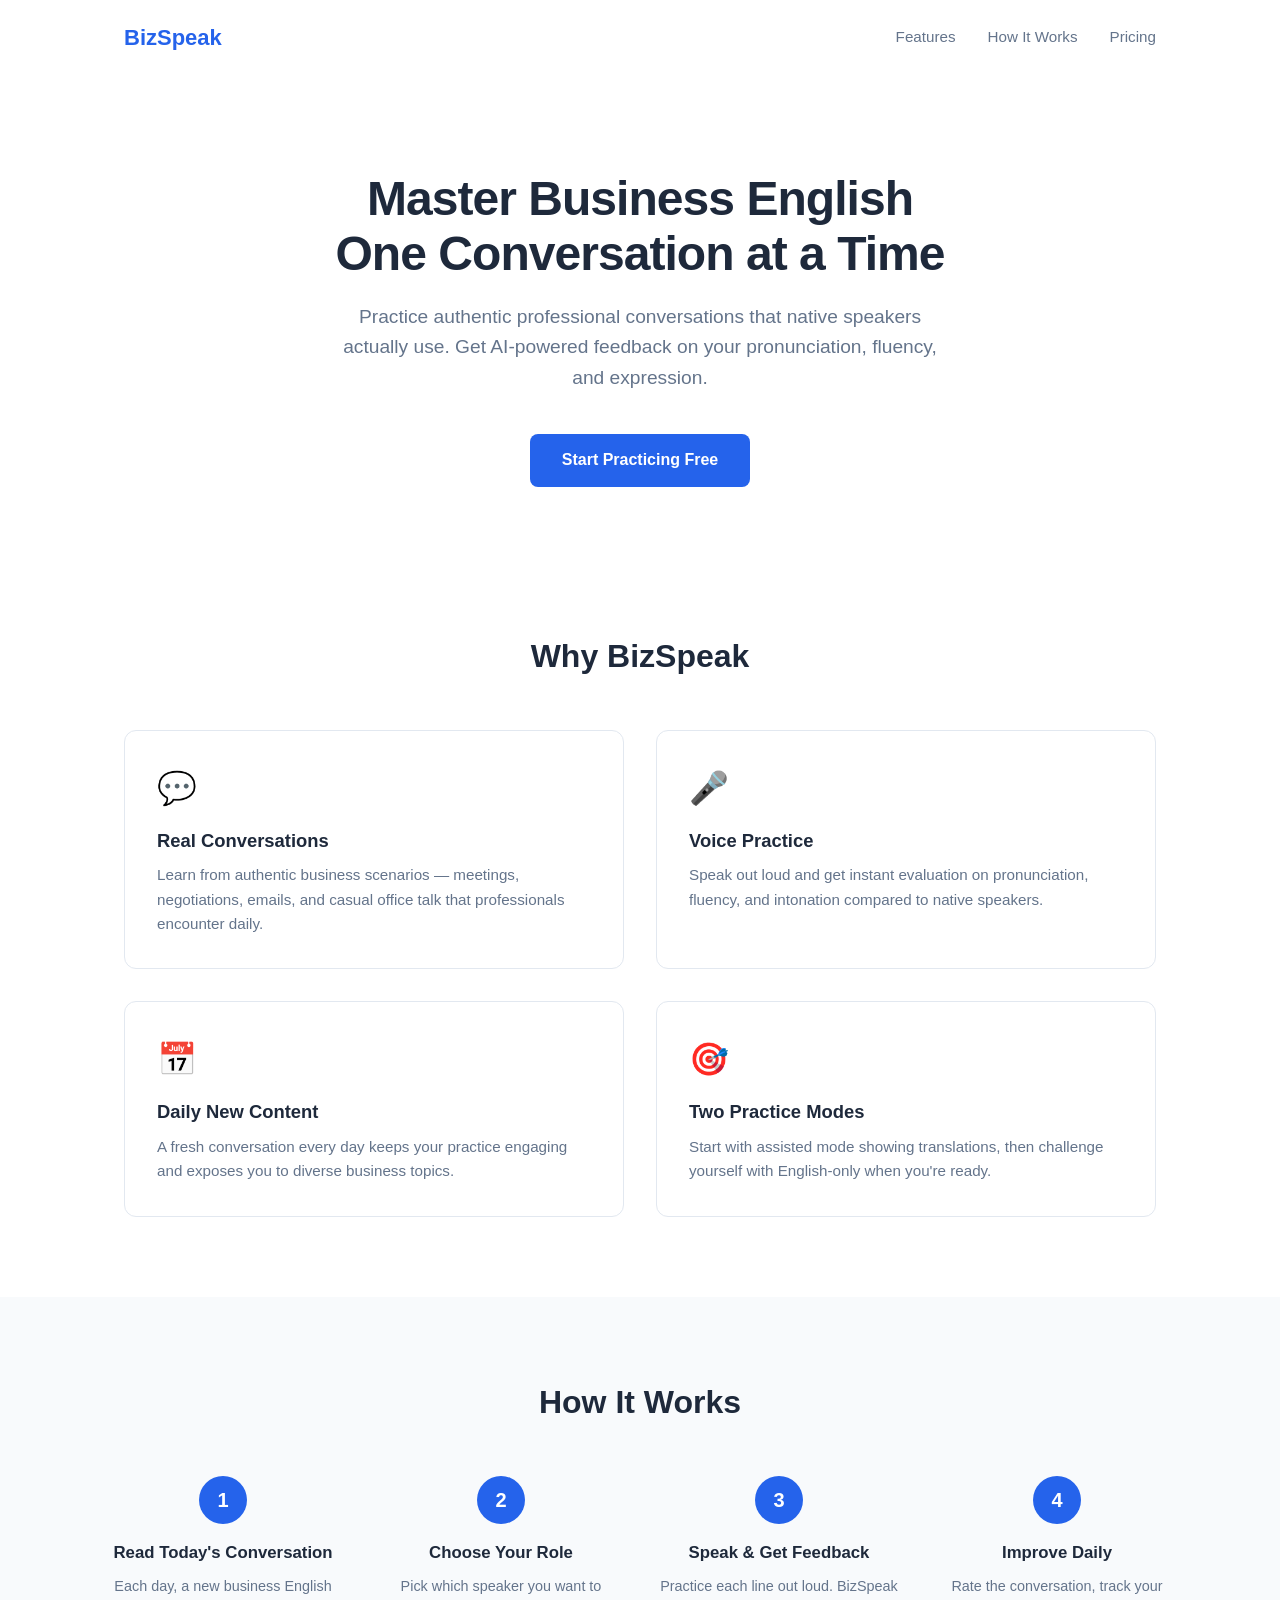
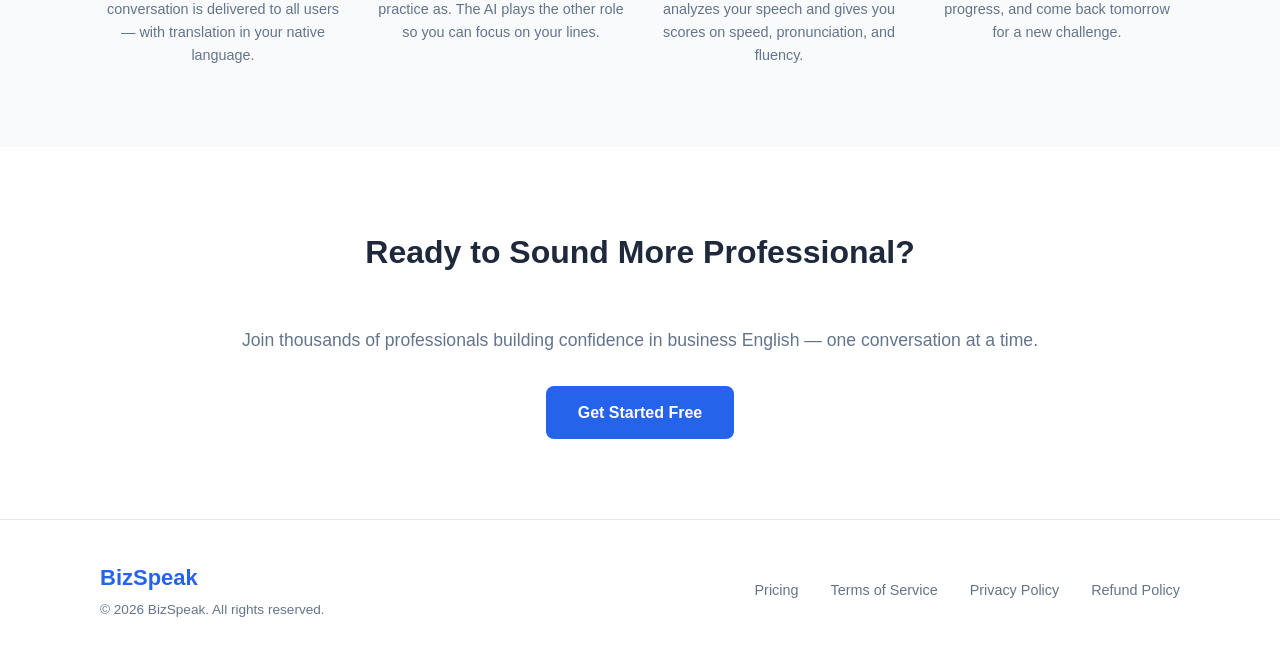
<file: index.html>
<!DOCTYPE html>
<html lang="en">
<head>
  <meta charset="UTF-8">
  <meta name="viewport" content="width=device-width, initial-scale=1.0">
  <title>BizSpeak - Business English Conversation Training</title>
  <meta name="description" content="Practice business English with authentic conversations that native speakers actually use. Build confidence in professional communication.">
  <link rel="stylesheet" href="style.css">
</head>
<body>
  <header>
    <nav>
      <a href="/" class="logo">BizSpeak</a>
      <div class="nav-links">
        <a href="#features">Features</a>
        <a href="#how-it-works">How It Works</a>
        <a href="pricing.html">Pricing</a>
      </div>
    </nav>
  </header>

  <main>
    <section class="hero">
      <h1>Master Business English<br>One Conversation at a Time</h1>
      <p class="hero-subtitle">Practice authentic professional conversations that native speakers actually use. Get AI-powered feedback on your pronunciation, fluency, and expression.</p>
      <div class="hero-cta">
        <a href="#" class="btn btn-primary">Start Practicing Free</a>
      </div>
    </section>

    <section id="features" class="features">
      <h2>Why BizSpeak</h2>
      <div class="feature-grid">
        <div class="feature-card">
          <div class="feature-icon">&#128172;</div>
          <h3>Real Conversations</h3>
          <p>Learn from authentic business scenarios — meetings, negotiations, emails, and casual office talk that professionals encounter daily.</p>
        </div>
        <div class="feature-card">
          <div class="feature-icon">&#127908;</div>
          <h3>Voice Practice</h3>
          <p>Speak out loud and get instant evaluation on pronunciation, fluency, and intonation compared to native speakers.</p>
        </div>
        <div class="feature-card">
          <div class="feature-icon">&#128197;</div>
          <h3>Daily New Content</h3>
          <p>A fresh conversation every day keeps your practice engaging and exposes you to diverse business topics.</p>
        </div>
        <div class="feature-card">
          <div class="feature-icon">&#127919;</div>
          <h3>Two Practice Modes</h3>
          <p>Start with assisted mode showing translations, then challenge yourself with English-only when you're ready.</p>
        </div>
      </div>
    </section>

    <section id="how-it-works" class="how-it-works">
      <h2>How It Works</h2>
      <div class="steps">
        <div class="step">
          <div class="step-number">1</div>
          <h3>Read Today's Conversation</h3>
          <p>Each day, a new business English conversation is delivered to all users — with translation in your native language.</p>
        </div>
        <div class="step">
          <div class="step-number">2</div>
          <h3>Choose Your Role</h3>
          <p>Pick which speaker you want to practice as. The AI plays the other role so you can focus on your lines.</p>
        </div>
        <div class="step">
          <div class="step-number">3</div>
          <h3>Speak & Get Feedback</h3>
          <p>Practice each line out loud. BizSpeak analyzes your speech and gives you scores on speed, pronunciation, and fluency.</p>
        </div>
        <div class="step">
          <div class="step-number">4</div>
          <h3>Improve Daily</h3>
          <p>Rate the conversation, track your progress, and come back tomorrow for a new challenge.</p>
        </div>
      </div>
    </section>

    <section class="cta-section">
      <h2>Ready to Sound More Professional?</h2>
      <p>Join thousands of professionals building confidence in business English — one conversation at a time.</p>
      <a href="#" class="btn btn-primary">Get Started Free</a>
    </section>
  </main>

  <footer>
    <div class="footer-content">
      <div class="footer-brand">
        <span class="logo">BizSpeak</span>
        <p>&copy; 2026 BizSpeak. All rights reserved.</p>
      </div>
      <div class="footer-links">
        <a href="pricing.html">Pricing</a>
        <a href="terms.html">Terms of Service</a>
        <a href="privacy.html">Privacy Policy</a>
        <a href="refund.html">Refund Policy</a>
      </div>
    </div>
  </footer>
</body>
</html>
</file>
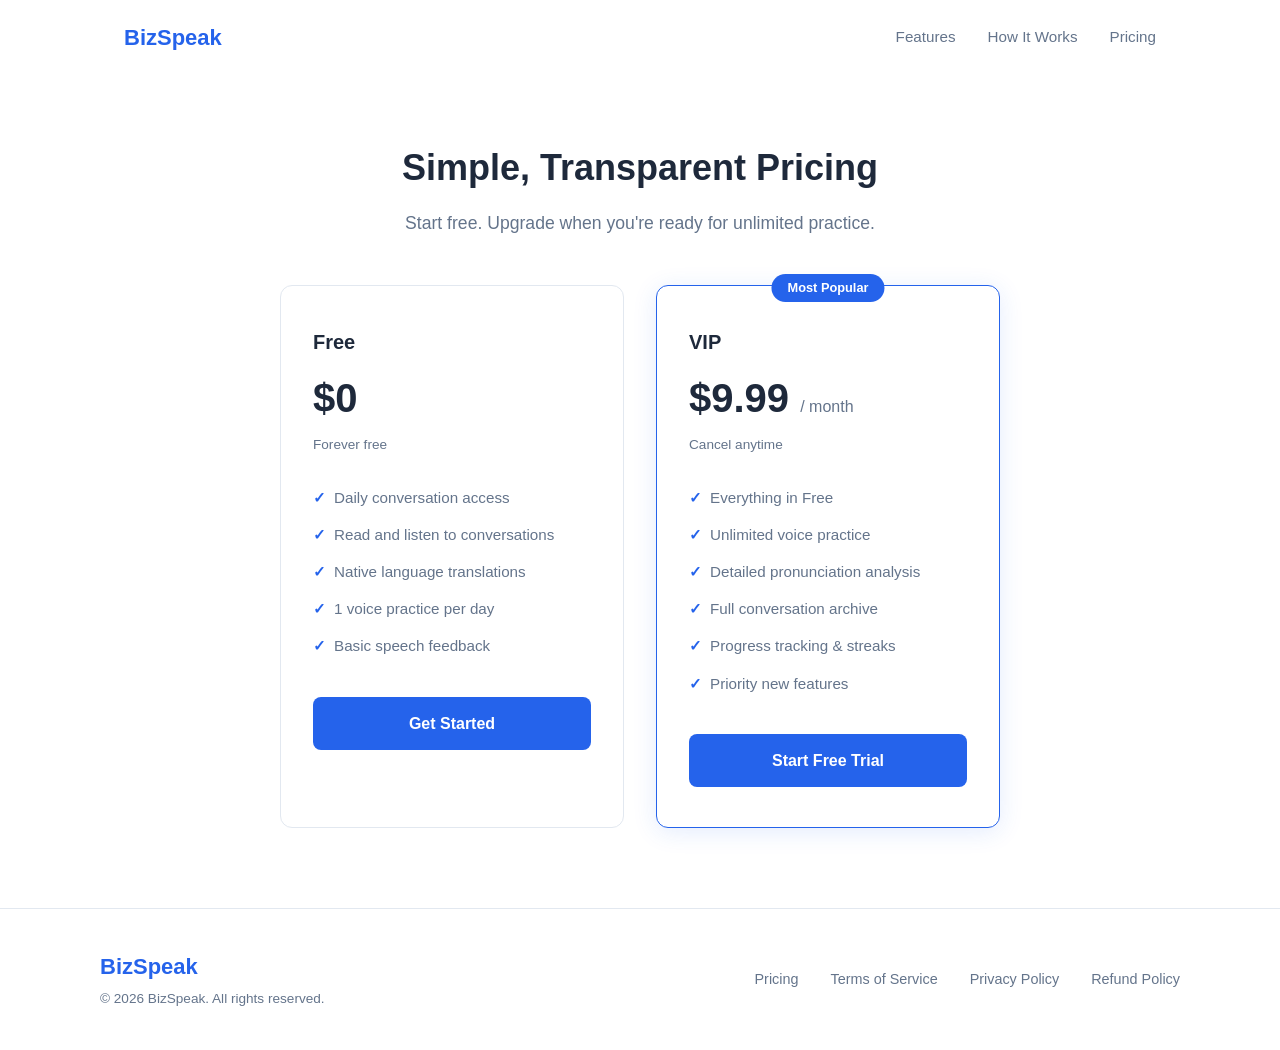
<file: pricing.html>
<!DOCTYPE html>
<html lang="en">
<head>
  <meta charset="UTF-8">
  <meta name="viewport" content="width=device-width, initial-scale=1.0">
  <title>Pricing - BizSpeak</title>
  <meta name="description" content="BizSpeak pricing plans. Practice business English free or upgrade to VIP for unlimited features.">
  <link rel="stylesheet" href="style.css">
</head>
<body>
  <header>
    <nav>
      <a href="/" class="logo">BizSpeak</a>
      <div class="nav-links">
        <a href="index.html#features">Features</a>
        <a href="index.html#how-it-works">How It Works</a>
        <a href="pricing.html">Pricing</a>
      </div>
    </nav>
  </header>

  <main>
    <section class="pricing-section">
      <h1>Simple, Transparent Pricing</h1>
      <p>Start free. Upgrade when you're ready for unlimited practice.</p>

      <div class="pricing-grid">
        <div class="pricing-card">
          <h2>Free</h2>
          <div class="price">$0</div>
          <p class="price-note">Forever free</p>
          <ul>
            <li>Daily conversation access</li>
            <li>Read and listen to conversations</li>
            <li>Native language translations</li>
            <li>1 voice practice per day</li>
            <li>Basic speech feedback</li>
          </ul>
          <a href="#" class="btn btn-primary">Get Started</a>
        </div>

        <div class="pricing-card featured">
          <div class="badge">Most Popular</div>
          <h2>VIP</h2>
          <div class="price">$9.99 <span>/ month</span></div>
          <p class="price-note">Cancel anytime</p>
          <ul>
            <li>Everything in Free</li>
            <li>Unlimited voice practice</li>
            <li>Detailed pronunciation analysis</li>
            <li>Full conversation archive</li>
            <li>Progress tracking & streaks</li>
            <li>Priority new features</li>
          </ul>
          <a href="#" class="btn btn-primary">Start Free Trial</a>
        </div>
      </div>
    </section>
  </main>

  <footer>
    <div class="footer-content">
      <div class="footer-brand">
        <span class="logo">BizSpeak</span>
        <p>&copy; 2026 BizSpeak. All rights reserved.</p>
      </div>
      <div class="footer-links">
        <a href="pricing.html">Pricing</a>
        <a href="terms.html">Terms of Service</a>
        <a href="privacy.html">Privacy Policy</a>
        <a href="refund.html">Refund Policy</a>
      </div>
    </div>
  </footer>
</body>
</html>
</file>
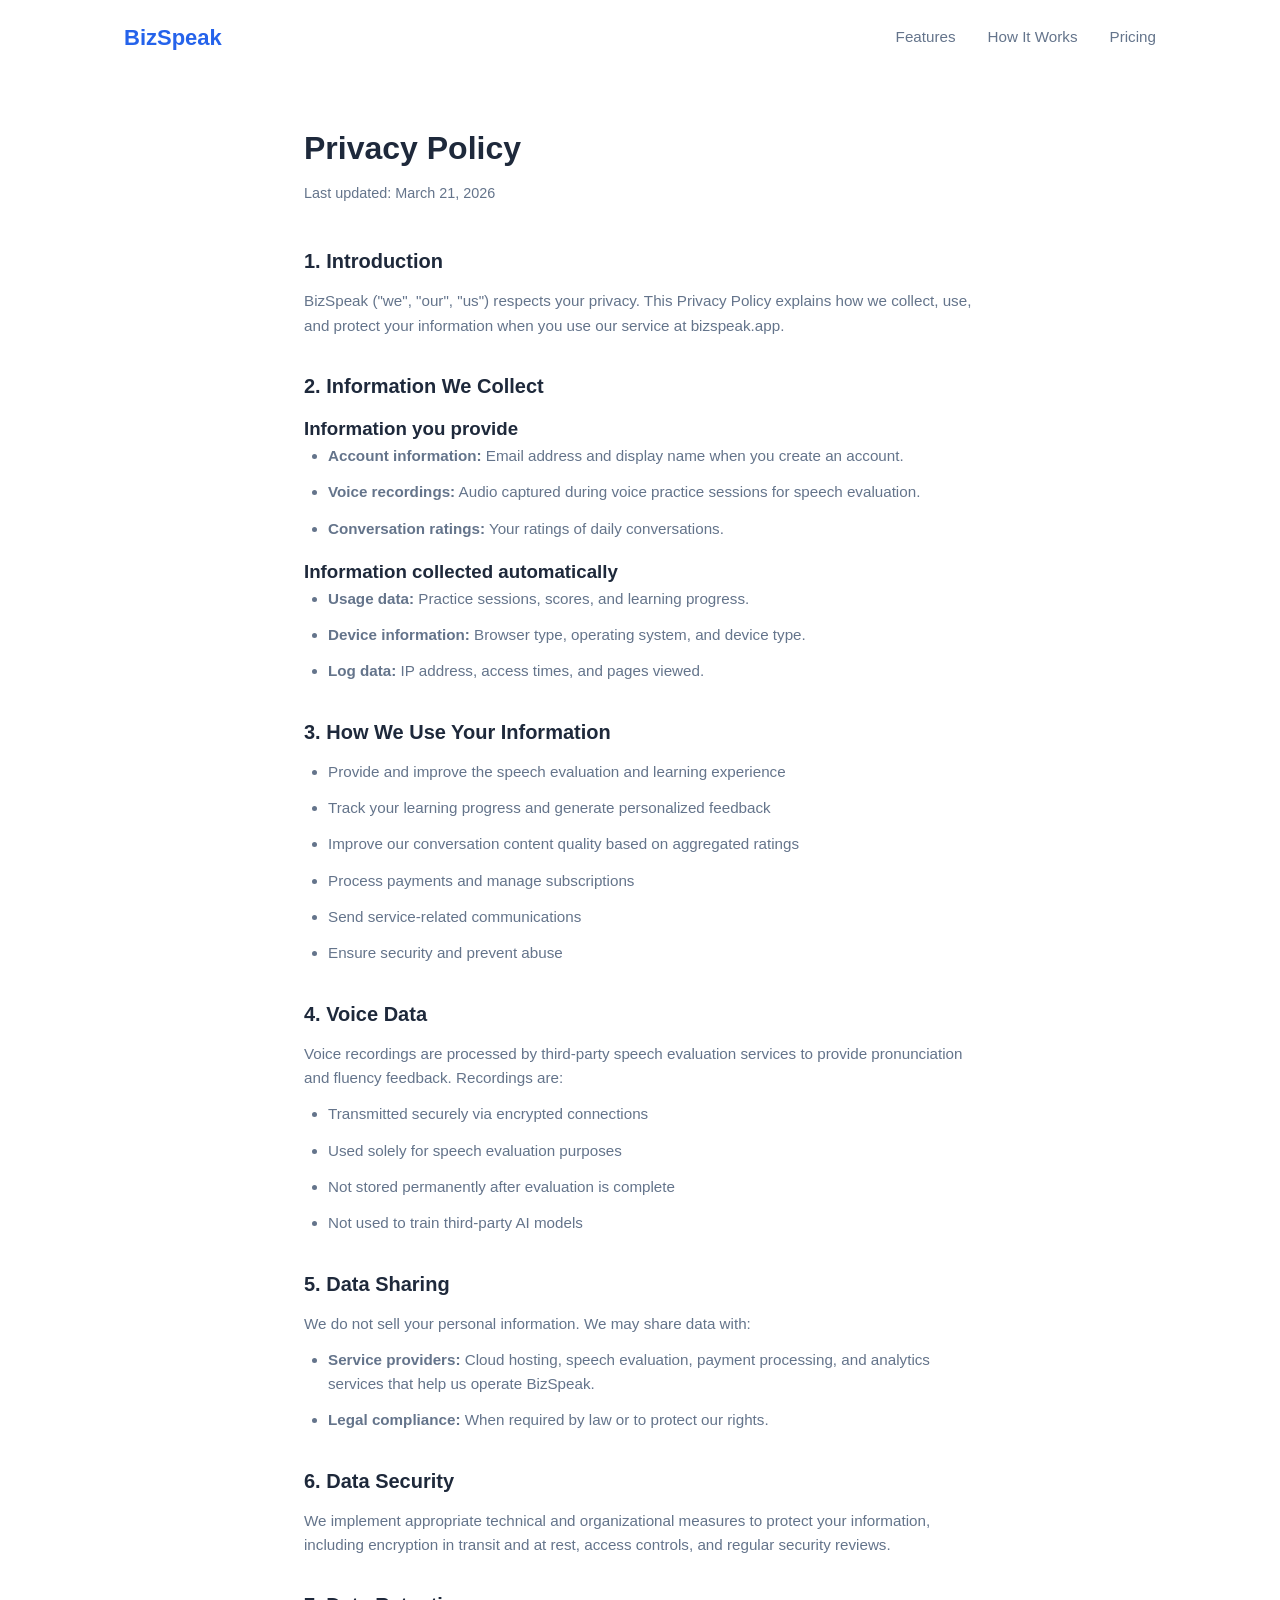
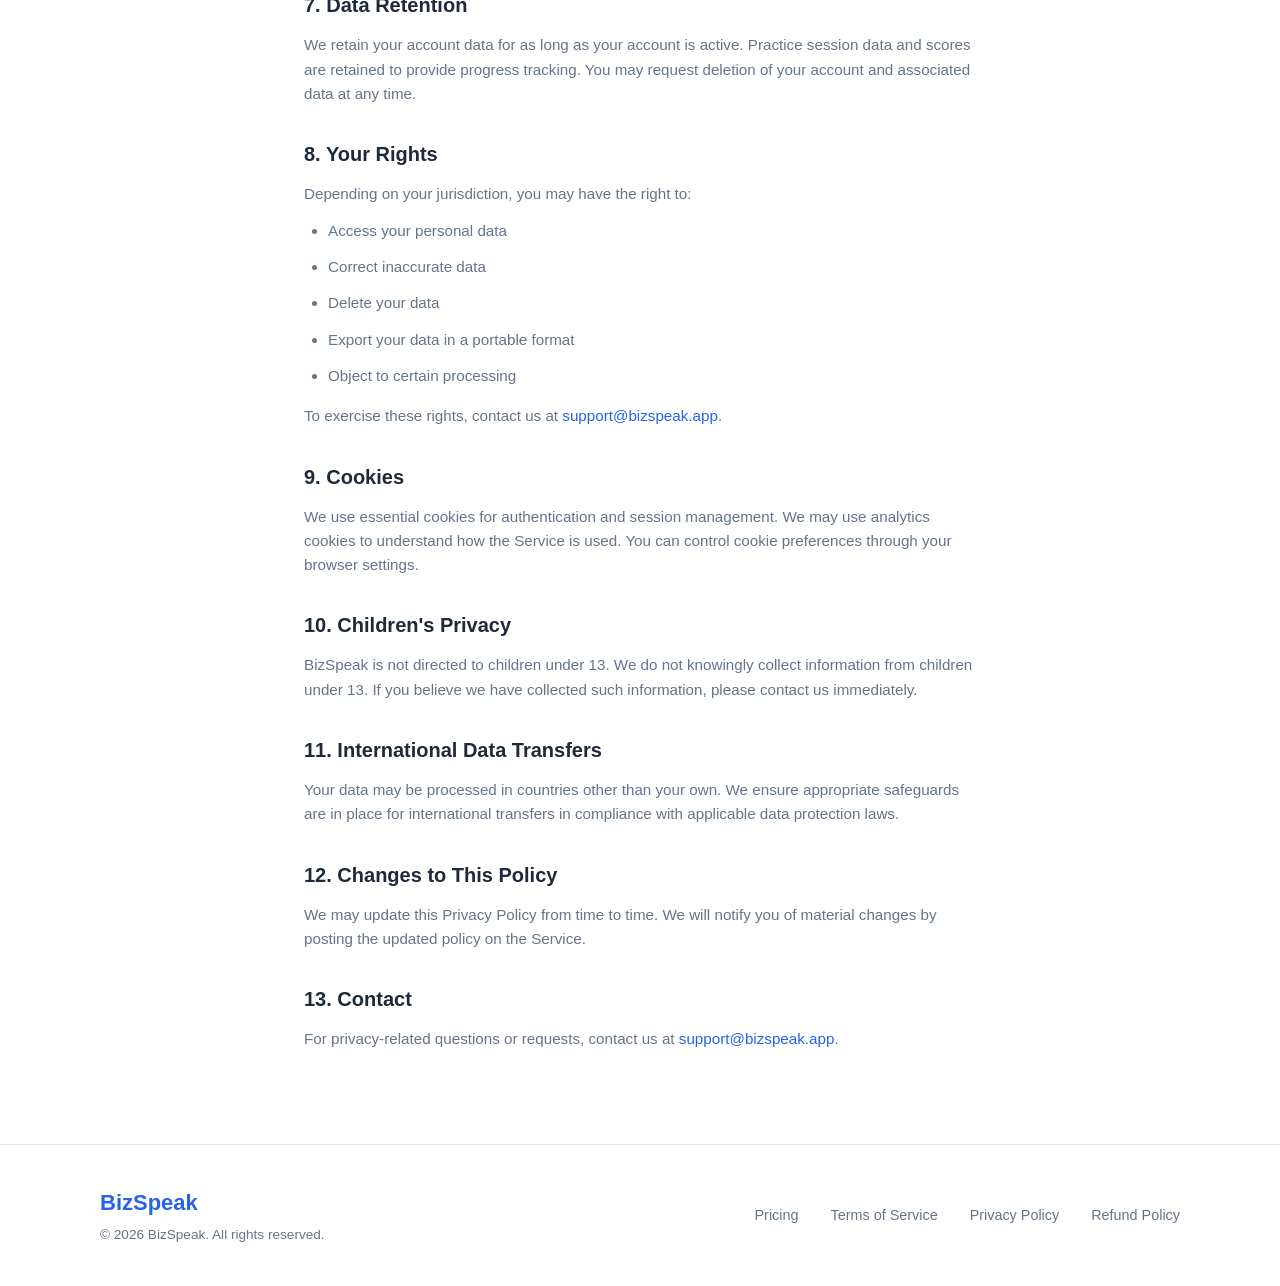
<file: privacy.html>
<!DOCTYPE html>
<html lang="en">
<head>
  <meta charset="UTF-8">
  <meta name="viewport" content="width=device-width, initial-scale=1.0">
  <title>Privacy Policy - BizSpeak</title>
  <link rel="stylesheet" href="style.css">
</head>
<body>
  <header>
    <nav>
      <a href="/" class="logo">BizSpeak</a>
      <div class="nav-links">
        <a href="index.html#features">Features</a>
        <a href="index.html#how-it-works">How It Works</a>
        <a href="pricing.html">Pricing</a>
      </div>
    </nav>
  </header>

  <main class="legal">
    <h1>Privacy Policy</h1>
    <p class="last-updated">Last updated: March 21, 2026</p>

    <h2>1. Introduction</h2>
    <p>BizSpeak ("we", "our", "us") respects your privacy. This Privacy Policy explains how we collect, use, and protect your information when you use our service at bizspeak.app.</p>

    <h2>2. Information We Collect</h2>

    <h3>Information you provide</h3>
    <ul>
      <li><strong>Account information:</strong> Email address and display name when you create an account.</li>
      <li><strong>Voice recordings:</strong> Audio captured during voice practice sessions for speech evaluation.</li>
      <li><strong>Conversation ratings:</strong> Your ratings of daily conversations.</li>
    </ul>

    <h3>Information collected automatically</h3>
    <ul>
      <li><strong>Usage data:</strong> Practice sessions, scores, and learning progress.</li>
      <li><strong>Device information:</strong> Browser type, operating system, and device type.</li>
      <li><strong>Log data:</strong> IP address, access times, and pages viewed.</li>
    </ul>

    <h2>3. How We Use Your Information</h2>
    <ul>
      <li>Provide and improve the speech evaluation and learning experience</li>
      <li>Track your learning progress and generate personalized feedback</li>
      <li>Improve our conversation content quality based on aggregated ratings</li>
      <li>Process payments and manage subscriptions</li>
      <li>Send service-related communications</li>
      <li>Ensure security and prevent abuse</li>
    </ul>

    <h2>4. Voice Data</h2>
    <p>Voice recordings are processed by third-party speech evaluation services to provide pronunciation and fluency feedback. Recordings are:</p>
    <ul>
      <li>Transmitted securely via encrypted connections</li>
      <li>Used solely for speech evaluation purposes</li>
      <li>Not stored permanently after evaluation is complete</li>
      <li>Not used to train third-party AI models</li>
    </ul>

    <h2>5. Data Sharing</h2>
    <p>We do not sell your personal information. We may share data with:</p>
    <ul>
      <li><strong>Service providers:</strong> Cloud hosting, speech evaluation, payment processing, and analytics services that help us operate BizSpeak.</li>
      <li><strong>Legal compliance:</strong> When required by law or to protect our rights.</li>
    </ul>

    <h2>6. Data Security</h2>
    <p>We implement appropriate technical and organizational measures to protect your information, including encryption in transit and at rest, access controls, and regular security reviews.</p>

    <h2>7. Data Retention</h2>
    <p>We retain your account data for as long as your account is active. Practice session data and scores are retained to provide progress tracking. You may request deletion of your account and associated data at any time.</p>

    <h2>8. Your Rights</h2>
    <p>Depending on your jurisdiction, you may have the right to:</p>
    <ul>
      <li>Access your personal data</li>
      <li>Correct inaccurate data</li>
      <li>Delete your data</li>
      <li>Export your data in a portable format</li>
      <li>Object to certain processing</li>
    </ul>
    <p>To exercise these rights, contact us at <a href="mailto:support@bizspeak.app">support@bizspeak.app</a>.</p>

    <h2>9. Cookies</h2>
    <p>We use essential cookies for authentication and session management. We may use analytics cookies to understand how the Service is used. You can control cookie preferences through your browser settings.</p>

    <h2>10. Children's Privacy</h2>
    <p>BizSpeak is not directed to children under 13. We do not knowingly collect information from children under 13. If you believe we have collected such information, please contact us immediately.</p>

    <h2>11. International Data Transfers</h2>
    <p>Your data may be processed in countries other than your own. We ensure appropriate safeguards are in place for international transfers in compliance with applicable data protection laws.</p>

    <h2>12. Changes to This Policy</h2>
    <p>We may update this Privacy Policy from time to time. We will notify you of material changes by posting the updated policy on the Service.</p>

    <h2>13. Contact</h2>
    <p>For privacy-related questions or requests, contact us at <a href="mailto:support@bizspeak.app">support@bizspeak.app</a>.</p>
  </main>

  <footer>
    <div class="footer-content">
      <div class="footer-brand">
        <span class="logo">BizSpeak</span>
        <p>&copy; 2026 BizSpeak. All rights reserved.</p>
      </div>
      <div class="footer-links">
        <a href="pricing.html">Pricing</a>
        <a href="terms.html">Terms of Service</a>
        <a href="privacy.html">Privacy Policy</a>
        <a href="refund.html">Refund Policy</a>
      </div>
    </div>
  </footer>
</body>
</html>
</file>
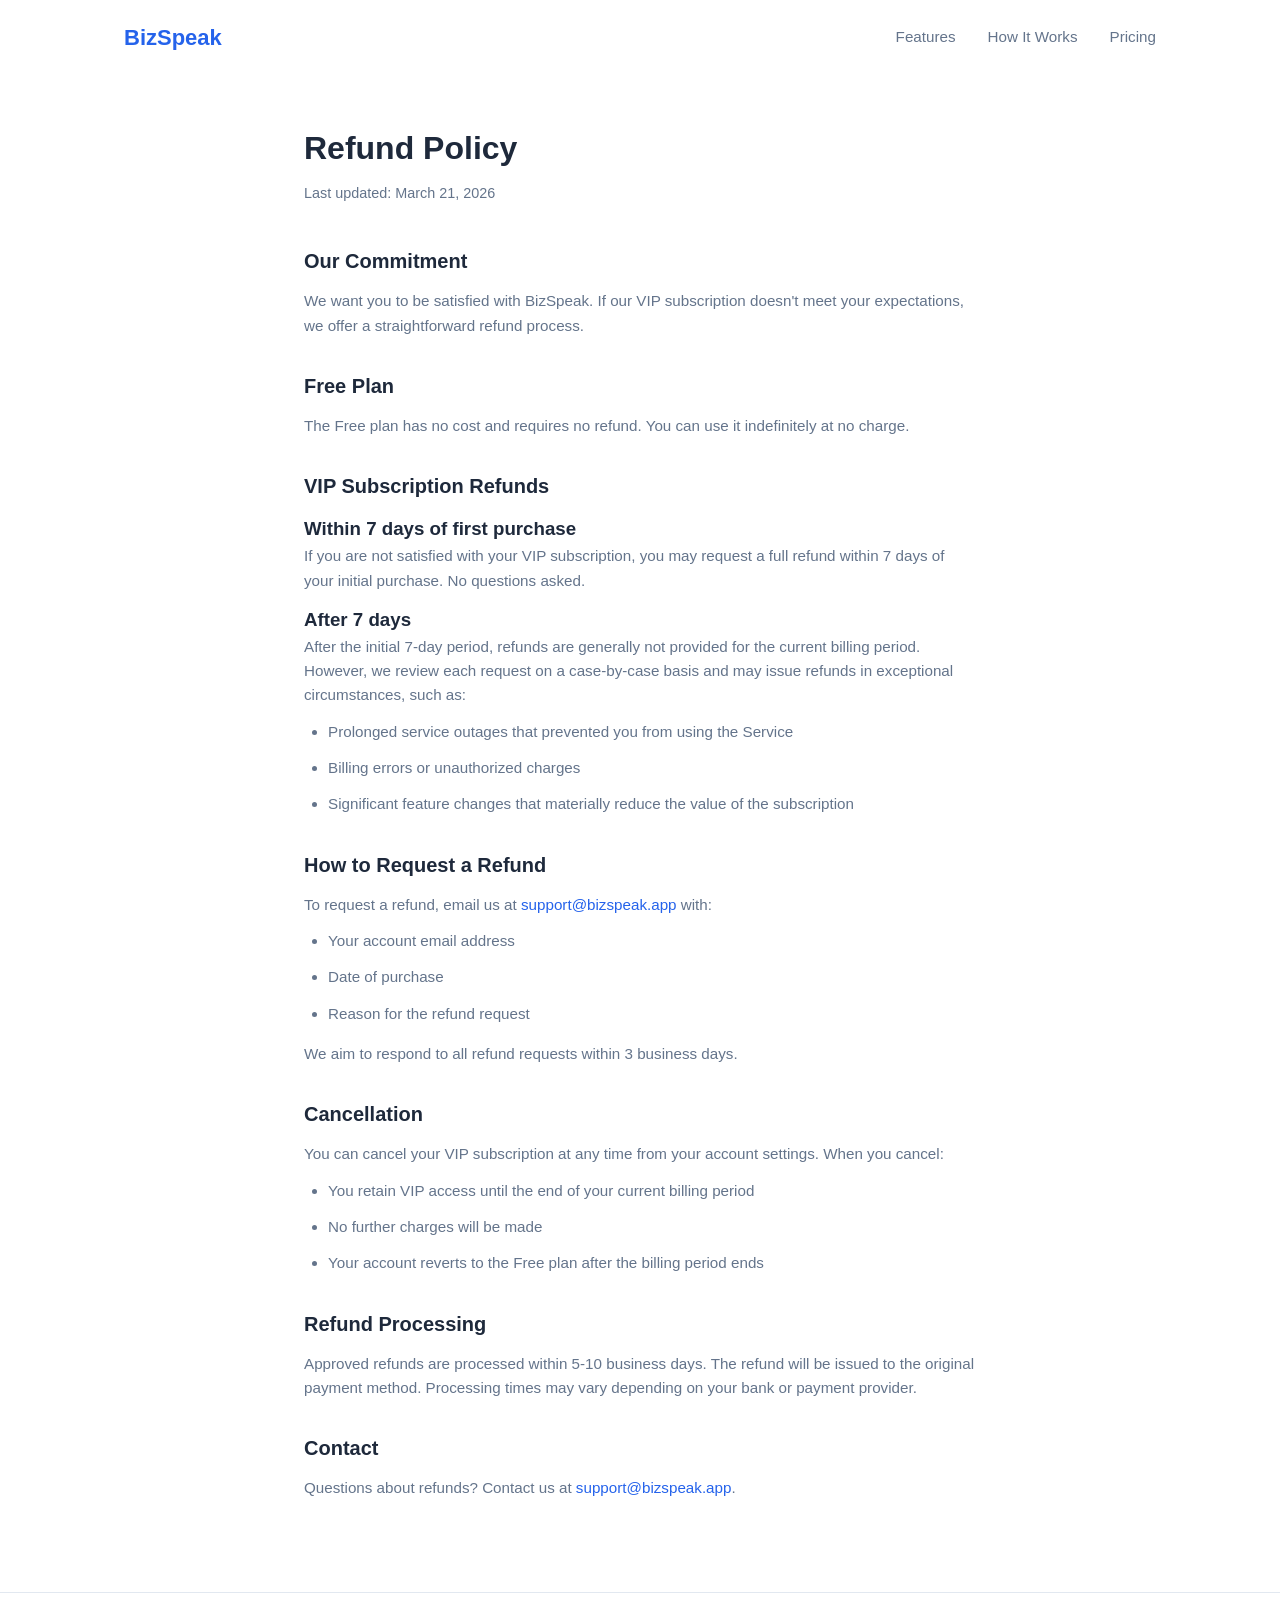
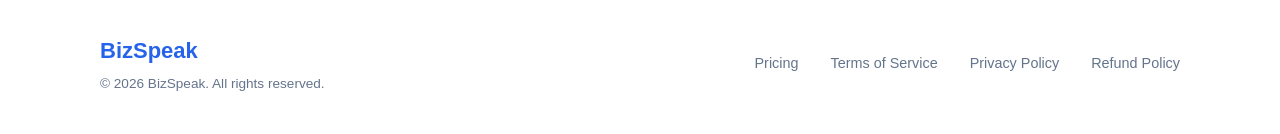
<file: refund.html>
<!DOCTYPE html>
<html lang="en">
<head>
  <meta charset="UTF-8">
  <meta name="viewport" content="width=device-width, initial-scale=1.0">
  <title>Refund Policy - BizSpeak</title>
  <link rel="stylesheet" href="style.css">
</head>
<body>
  <header>
    <nav>
      <a href="/" class="logo">BizSpeak</a>
      <div class="nav-links">
        <a href="index.html#features">Features</a>
        <a href="index.html#how-it-works">How It Works</a>
        <a href="pricing.html">Pricing</a>
      </div>
    </nav>
  </header>

  <main class="legal">
    <h1>Refund Policy</h1>
    <p class="last-updated">Last updated: March 21, 2026</p>

    <h2>Our Commitment</h2>
    <p>We want you to be satisfied with BizSpeak. If our VIP subscription doesn't meet your expectations, we offer a straightforward refund process.</p>

    <h2>Free Plan</h2>
    <p>The Free plan has no cost and requires no refund. You can use it indefinitely at no charge.</p>

    <h2>VIP Subscription Refunds</h2>

    <h3>Within 7 days of first purchase</h3>
    <p>If you are not satisfied with your VIP subscription, you may request a full refund within 7 days of your initial purchase. No questions asked.</p>

    <h3>After 7 days</h3>
    <p>After the initial 7-day period, refunds are generally not provided for the current billing period. However, we review each request on a case-by-case basis and may issue refunds in exceptional circumstances, such as:</p>
    <ul>
      <li>Prolonged service outages that prevented you from using the Service</li>
      <li>Billing errors or unauthorized charges</li>
      <li>Significant feature changes that materially reduce the value of the subscription</li>
    </ul>

    <h2>How to Request a Refund</h2>
    <p>To request a refund, email us at <a href="mailto:support@bizspeak.app">support@bizspeak.app</a> with:</p>
    <ul>
      <li>Your account email address</li>
      <li>Date of purchase</li>
      <li>Reason for the refund request</li>
    </ul>
    <p>We aim to respond to all refund requests within 3 business days.</p>

    <h2>Cancellation</h2>
    <p>You can cancel your VIP subscription at any time from your account settings. When you cancel:</p>
    <ul>
      <li>You retain VIP access until the end of your current billing period</li>
      <li>No further charges will be made</li>
      <li>Your account reverts to the Free plan after the billing period ends</li>
    </ul>

    <h2>Refund Processing</h2>
    <p>Approved refunds are processed within 5-10 business days. The refund will be issued to the original payment method. Processing times may vary depending on your bank or payment provider.</p>

    <h2>Contact</h2>
    <p>Questions about refunds? Contact us at <a href="mailto:support@bizspeak.app">support@bizspeak.app</a>.</p>
  </main>

  <footer>
    <div class="footer-content">
      <div class="footer-brand">
        <span class="logo">BizSpeak</span>
        <p>&copy; 2026 BizSpeak. All rights reserved.</p>
      </div>
      <div class="footer-links">
        <a href="pricing.html">Pricing</a>
        <a href="terms.html">Terms of Service</a>
        <a href="privacy.html">Privacy Policy</a>
        <a href="refund.html">Refund Policy</a>
      </div>
    </div>
  </footer>
</body>
</html>
</file>
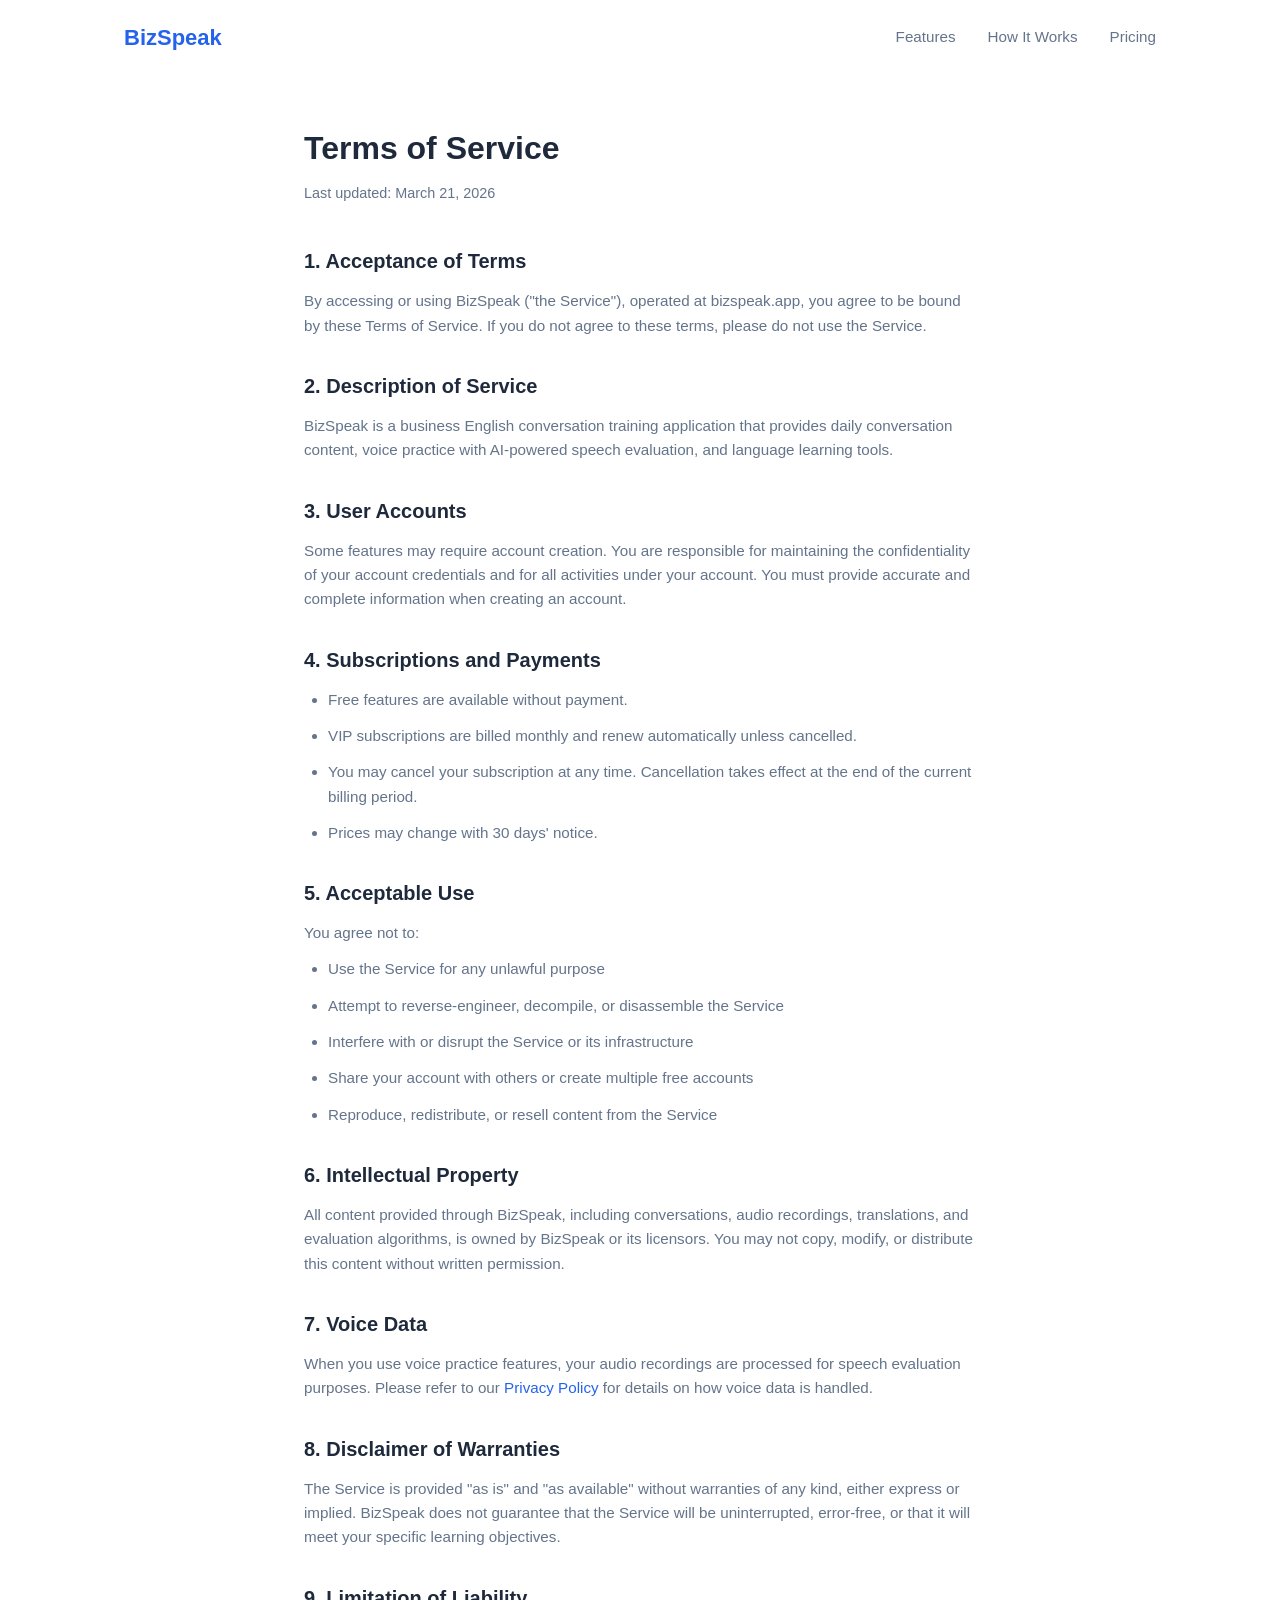
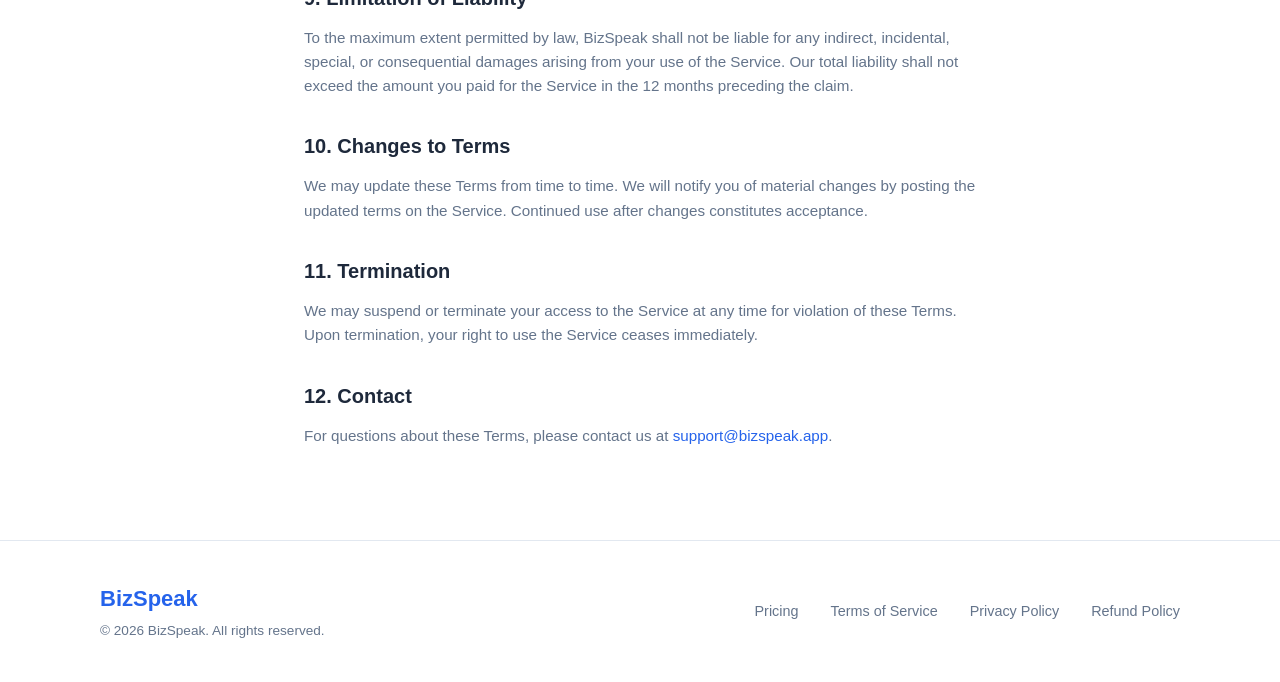
<file: terms.html>
<!DOCTYPE html>
<html lang="en">
<head>
  <meta charset="UTF-8">
  <meta name="viewport" content="width=device-width, initial-scale=1.0">
  <title>Terms of Service - BizSpeak</title>
  <link rel="stylesheet" href="style.css">
</head>
<body>
  <header>
    <nav>
      <a href="/" class="logo">BizSpeak</a>
      <div class="nav-links">
        <a href="index.html#features">Features</a>
        <a href="index.html#how-it-works">How It Works</a>
        <a href="pricing.html">Pricing</a>
      </div>
    </nav>
  </header>

  <main class="legal">
    <h1>Terms of Service</h1>
    <p class="last-updated">Last updated: March 21, 2026</p>

    <h2>1. Acceptance of Terms</h2>
    <p>By accessing or using BizSpeak ("the Service"), operated at bizspeak.app, you agree to be bound by these Terms of Service. If you do not agree to these terms, please do not use the Service.</p>

    <h2>2. Description of Service</h2>
    <p>BizSpeak is a business English conversation training application that provides daily conversation content, voice practice with AI-powered speech evaluation, and language learning tools.</p>

    <h2>3. User Accounts</h2>
    <p>Some features may require account creation. You are responsible for maintaining the confidentiality of your account credentials and for all activities under your account. You must provide accurate and complete information when creating an account.</p>

    <h2>4. Subscriptions and Payments</h2>
    <ul>
      <li>Free features are available without payment.</li>
      <li>VIP subscriptions are billed monthly and renew automatically unless cancelled.</li>
      <li>You may cancel your subscription at any time. Cancellation takes effect at the end of the current billing period.</li>
      <li>Prices may change with 30 days' notice.</li>
    </ul>

    <h2>5. Acceptable Use</h2>
    <p>You agree not to:</p>
    <ul>
      <li>Use the Service for any unlawful purpose</li>
      <li>Attempt to reverse-engineer, decompile, or disassemble the Service</li>
      <li>Interfere with or disrupt the Service or its infrastructure</li>
      <li>Share your account with others or create multiple free accounts</li>
      <li>Reproduce, redistribute, or resell content from the Service</li>
    </ul>

    <h2>6. Intellectual Property</h2>
    <p>All content provided through BizSpeak, including conversations, audio recordings, translations, and evaluation algorithms, is owned by BizSpeak or its licensors. You may not copy, modify, or distribute this content without written permission.</p>

    <h2>7. Voice Data</h2>
    <p>When you use voice practice features, your audio recordings are processed for speech evaluation purposes. Please refer to our <a href="privacy.html">Privacy Policy</a> for details on how voice data is handled.</p>

    <h2>8. Disclaimer of Warranties</h2>
    <p>The Service is provided "as is" and "as available" without warranties of any kind, either express or implied. BizSpeak does not guarantee that the Service will be uninterrupted, error-free, or that it will meet your specific learning objectives.</p>

    <h2>9. Limitation of Liability</h2>
    <p>To the maximum extent permitted by law, BizSpeak shall not be liable for any indirect, incidental, special, or consequential damages arising from your use of the Service. Our total liability shall not exceed the amount you paid for the Service in the 12 months preceding the claim.</p>

    <h2>10. Changes to Terms</h2>
    <p>We may update these Terms from time to time. We will notify you of material changes by posting the updated terms on the Service. Continued use after changes constitutes acceptance.</p>

    <h2>11. Termination</h2>
    <p>We may suspend or terminate your access to the Service at any time for violation of these Terms. Upon termination, your right to use the Service ceases immediately.</p>

    <h2>12. Contact</h2>
    <p>For questions about these Terms, please contact us at <a href="mailto:support@bizspeak.app">support@bizspeak.app</a>.</p>
  </main>

  <footer>
    <div class="footer-content">
      <div class="footer-brand">
        <span class="logo">BizSpeak</span>
        <p>&copy; 2026 BizSpeak. All rights reserved.</p>
      </div>
      <div class="footer-links">
        <a href="pricing.html">Pricing</a>
        <a href="terms.html">Terms of Service</a>
        <a href="privacy.html">Privacy Policy</a>
        <a href="refund.html">Refund Policy</a>
      </div>
    </div>
  </footer>
</body>
</html>
</file>
<file: style.css>
*,
*::before,
*::after {
  margin: 0;
  padding: 0;
  box-sizing: border-box;
}

:root {
  --color-primary: #2563eb;
  --color-primary-dark: #1d4ed8;
  --color-text: #1e293b;
  --color-text-light: #64748b;
  --color-bg: #ffffff;
  --color-bg-alt: #f8fafc;
  --color-border: #e2e8f0;
  --max-width: 1080px;
}

html {
  scroll-behavior: smooth;
}

body {
  font-family: -apple-system, BlinkMacSystemFont, "Segoe UI", Roboto, "Helvetica Neue", Arial, sans-serif;
  color: var(--color-text);
  line-height: 1.6;
  background: var(--color-bg);
}

a {
  color: inherit;
  text-decoration: none;
}

/* Nav */
nav {
  display: flex;
  align-items: center;
  justify-content: space-between;
  max-width: var(--max-width);
  margin: 0 auto;
  padding: 1.25rem 1.5rem;
}

.logo {
  font-size: 1.375rem;
  font-weight: 700;
  color: var(--color-primary);
}

.nav-links {
  display: flex;
  gap: 2rem;
}

.nav-links a {
  color: var(--color-text-light);
  font-size: 0.95rem;
  transition: color 0.2s;
}

.nav-links a:hover {
  color: var(--color-text);
}

/* Buttons */
.btn {
  display: inline-block;
  padding: 0.85rem 2rem;
  border-radius: 8px;
  font-size: 1rem;
  font-weight: 600;
  transition: background 0.2s, transform 0.1s;
}

.btn-primary {
  background: var(--color-primary);
  color: #fff;
}

.btn-primary:hover {
  background: var(--color-primary-dark);
  transform: translateY(-1px);
}

/* Hero */
.hero {
  text-align: center;
  padding: 6rem 1.5rem 4rem;
  max-width: var(--max-width);
  margin: 0 auto;
}

.hero h1 {
  font-size: 3rem;
  font-weight: 800;
  line-height: 1.15;
  letter-spacing: -0.02em;
  margin-bottom: 1.25rem;
}

.hero-subtitle {
  font-size: 1.2rem;
  color: var(--color-text-light);
  max-width: 600px;
  margin: 0 auto 2.5rem;
}

/* Features */
.features {
  padding: 5rem 1.5rem;
  max-width: var(--max-width);
  margin: 0 auto;
}

.features h2,
.how-it-works h2,
.cta-section h2 {
  text-align: center;
  font-size: 2rem;
  font-weight: 700;
  margin-bottom: 3rem;
}

.feature-grid {
  display: grid;
  grid-template-columns: repeat(2, 1fr);
  gap: 2rem;
}

.feature-card {
  padding: 2rem;
  border: 1px solid var(--color-border);
  border-radius: 12px;
  transition: box-shadow 0.2s;
}

.feature-card:hover {
  box-shadow: 0 4px 24px rgba(0, 0, 0, 0.06);
}

.feature-icon {
  font-size: 2rem;
  margin-bottom: 0.75rem;
}

.feature-card h3 {
  font-size: 1.15rem;
  margin-bottom: 0.5rem;
}

.feature-card p {
  color: var(--color-text-light);
  font-size: 0.95rem;
}

/* How It Works */
.how-it-works {
  padding: 5rem 1.5rem;
  background: var(--color-bg-alt);
}

.steps {
  display: grid;
  grid-template-columns: repeat(4, 1fr);
  gap: 2rem;
  max-width: var(--max-width);
  margin: 0 auto;
}

.step {
  text-align: center;
}

.step-number {
  width: 48px;
  height: 48px;
  border-radius: 50%;
  background: var(--color-primary);
  color: #fff;
  font-size: 1.25rem;
  font-weight: 700;
  display: inline-flex;
  align-items: center;
  justify-content: center;
  margin-bottom: 1rem;
}

.step h3 {
  font-size: 1.05rem;
  margin-bottom: 0.5rem;
}

.step p {
  color: var(--color-text-light);
  font-size: 0.9rem;
}

/* CTA Section */
.cta-section {
  text-align: center;
  padding: 5rem 1.5rem;
  max-width: var(--max-width);
  margin: 0 auto;
}

.cta-section p {
  color: var(--color-text-light);
  font-size: 1.1rem;
  margin-bottom: 2rem;
}

/* Footer */
footer {
  border-top: 1px solid var(--color-border);
  padding: 2.5rem 1.5rem;
}

.footer-content {
  max-width: var(--max-width);
  margin: 0 auto;
  display: flex;
  align-items: center;
  justify-content: space-between;
}

.footer-brand p {
  color: var(--color-text-light);
  font-size: 0.85rem;
  margin-top: 0.25rem;
}

.footer-links {
  display: flex;
  gap: 2rem;
}

.footer-links a {
  color: var(--color-text-light);
  font-size: 0.9rem;
  transition: color 0.2s;
}

.footer-links a:hover {
  color: var(--color-text);
}

/* Responsive */
@media (max-width: 768px) {
  .hero h1 {
    font-size: 2rem;
  }

  .feature-grid {
    grid-template-columns: 1fr;
  }

  .steps {
    grid-template-columns: 1fr 1fr;
  }

  .footer-content {
    flex-direction: column;
    gap: 1.5rem;
    text-align: center;
  }

  .footer-links {
    flex-wrap: wrap;
    justify-content: center;
  }

  .nav-links {
    gap: 1rem;
  }
}

@media (max-width: 480px) {
  .steps {
    grid-template-columns: 1fr;
  }

  .nav-links {
    display: none;
  }
}

/* Legal pages */
.legal {
  max-width: 720px;
  margin: 0 auto;
  padding: 3rem 1.5rem 5rem;
}

.legal h1 {
  font-size: 2rem;
  font-weight: 700;
  margin-bottom: 0.5rem;
}

.legal .last-updated {
  color: var(--color-text-light);
  font-size: 0.9rem;
  margin-bottom: 2.5rem;
}

.legal h2 {
  font-size: 1.25rem;
  font-weight: 600;
  margin-top: 2rem;
  margin-bottom: 0.75rem;
}

.legal p,
.legal li {
  color: var(--color-text-light);
  font-size: 0.95rem;
  margin-bottom: 0.75rem;
}

.legal ul {
  padding-left: 1.5rem;
  margin-bottom: 1rem;
}

.legal a {
  color: var(--color-primary);
}

.legal a:hover {
  text-decoration: underline;
}

/* Pricing page */
.pricing-section {
  max-width: var(--max-width);
  margin: 0 auto;
  padding: 4rem 1.5rem 5rem;
  text-align: center;
}

.pricing-section h1 {
  font-size: 2.25rem;
  font-weight: 800;
  margin-bottom: 0.75rem;
}

.pricing-section > p {
  color: var(--color-text-light);
  font-size: 1.1rem;
  margin-bottom: 3rem;
}

.pricing-grid {
  display: grid;
  grid-template-columns: repeat(2, 1fr);
  gap: 2rem;
  max-width: 720px;
  margin: 0 auto;
}

.pricing-card {
  border: 1px solid var(--color-border);
  border-radius: 12px;
  padding: 2.5rem 2rem;
  text-align: left;
  position: relative;
}

.pricing-card.featured {
  border-color: var(--color-primary);
  box-shadow: 0 4px 24px rgba(37, 99, 235, 0.12);
}

.pricing-card .badge {
  position: absolute;
  top: -12px;
  left: 50%;
  transform: translateX(-50%);
  background: var(--color-primary);
  color: #fff;
  font-size: 0.8rem;
  font-weight: 600;
  padding: 0.25rem 1rem;
  border-radius: 20px;
}

.pricing-card h2 {
  font-size: 1.25rem;
  margin-bottom: 0.5rem;
}

.pricing-card .price {
  font-size: 2.5rem;
  font-weight: 800;
  margin-bottom: 0.25rem;
}

.pricing-card .price span {
  font-size: 1rem;
  font-weight: 400;
  color: var(--color-text-light);
}

.pricing-card .price-note {
  color: var(--color-text-light);
  font-size: 0.85rem;
  margin-bottom: 1.5rem;
}

.pricing-card ul {
  list-style: none;
  padding: 0;
  margin-bottom: 2rem;
}

.pricing-card li {
  padding: 0.4rem 0;
  font-size: 0.95rem;
  color: var(--color-text-light);
}

.pricing-card li::before {
  content: "\2713";
  color: var(--color-primary);
  font-weight: 700;
  margin-right: 0.5rem;
}

.pricing-card .btn {
  width: 100%;
  text-align: center;
}

@media (max-width: 600px) {
  .pricing-grid {
    grid-template-columns: 1fr;
  }
}
</file>
